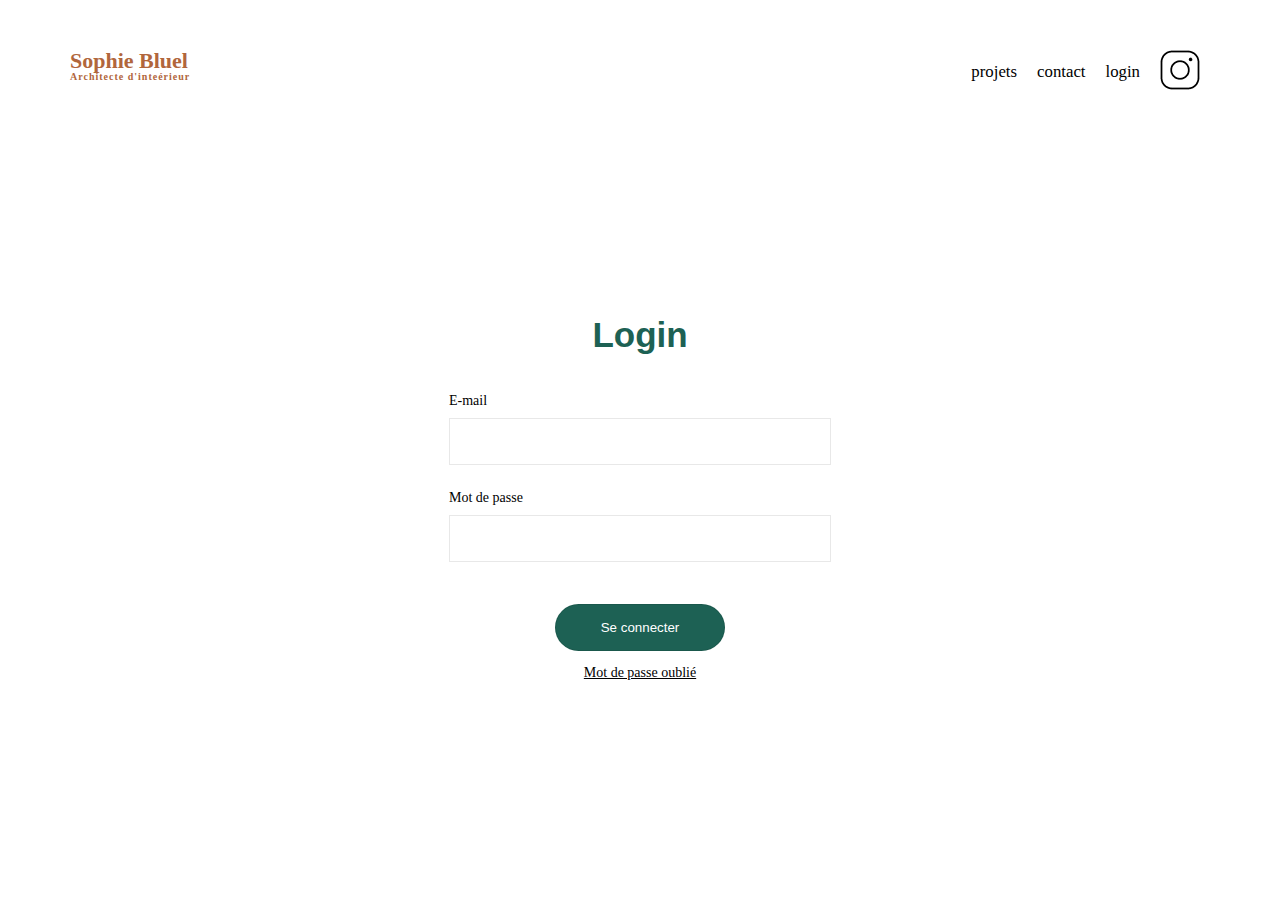
<file: Portfolio-architecte-sophie-bluel/FrontEnd/login.html>
<!DOCTYPE html>
<html>
  <head>
    <meta charset="UTF-8" />
    <title>login</title>
    <link rel="stylesheet" href="assets/login.css" />
    <link rel="stylesheet" href="assets/style.css" />
    <script src="assets/login.css" type="module"></script>
  </head>
  <body>
    <header>
      <h1>Sophie Bluel <span>Architecte d'inteérieur</span></h1>
      <nav>
        <ul>
          <li>projets</li>
          <li>contact</li>
          <li><a href="index.html">login</a></li>
          <li><img src="./assets/icons/instagram.png" alt="Instagram" /></li>
        </ul>
      </nav>
    </header>

    <main>
      <form class="container">
        <p class="container_head">Login</p>

        <label for="E-mail">E-mail</label>
        <input class="container_input_email" type="email" placeholder="" />

        <label for="password">Mot de passe</label>
        <input
          class="container_input_password"
          type="password"
          placeholder=""
        />

        <button class="container_button">Se connecter</button>
        <a href="">Mot de passe oublié</a>
        <div class="erreur_login"></div>
      </form>
    </main>
  </body>
</html>
</file>
<file: Portfolio-architecte-sophie-bluel/FrontEnd/assets/login.css>
main {
	position: relative;
	height: 80vh;
	width: 100%;
	display: flex;
	justify-content: center;
	align-items: center;
}

.container {
	position: relative;
	display: flex;
	justify-content: center;
	align-items: center;
	flex-direction: column;
	gap: 10px;
}

.container_head {
	font-family: syne, sans-serif;
	font-weight: 700;
	font-size: 35px;
	margin-bottom: 2rem;
	color: #1D6154;
}

.container_input_email, .container_input_password {
	padding: 15px;
	width: 350px;
	border: 1px solid rgba(0, 0, 0, 0.09);
	outline: none;
	box-shadow:rgba(0, 0, 0, 0.09);
	margin-bottom: 1rem;
}

.container_button {
	margin-top: 1rem;
	padding: 15px;
	width: 170px;
	border: 1px solid rgba(0, 0, 0, 0.09);
	border-radius: 60px;
	background-color: #1D6154;
	color: white;
	outline: none;
	box-shadow:rgba(0, 0, 0, 0.09);
}

main a {
	margin-top: 5px;
	color: black;
}

.container label {
	margin-right: auto;
}

ul a {
	text-decoration: none;
	color: black;
}
</file>
<file: Portfolio-architecte-sophie-bluel/FrontEnd/assets/style.css>
/* http://meyerweb.com/eric/tools/css/reset/
   v2.0 | 20110126
   License: none (public domain)
*/

html, body, div, span, applet, object, iframe,
h1, h2, h3, h4, h5, h6, p, blockquote, pre,
a, abbr, acronym, address, big, cite, code,
del, dfn, em, img, ins, kbd, q, s, samp,
small, strike, strong, sub, sup, tt, var,
b, u, i, center,
dl, dt, dd, ol, ul, li,
fieldset, form, label, legend,
table, caption, tbody, tfoot, thead, tr, th, td,
article, aside, canvas, details, embed,
figure, figcaption, footer, header, hgroup,
menu, nav, output, ruby, section, summary,
time, mark, audio, video {
	margin: 0;
	padding: 0;
	border: 0;
	font-size: 100%;
	font: inherit;
	vertical-align: baseline;
}
/* HTML5 display-role reset for older browsers */
article, aside, details, figcaption, figure,
footer, header, hgroup, menu, nav, section {
	display: block;
}
body {
	line-height: 1;
}
ol, ul {
	list-style: none;
}
blockquote, q {
	quotes: none;
}
blockquote:before, blockquote:after,
q:before, q:after {
	content: '';
	content: none;
}
table {
	border-collapse: collapse;
	border-spacing: 0;
}
/** end reset css**/
body {
	max-width: 1140px;
	margin:auto;
	font-family: 'Work Sans' ;
	font-size: 14px;
}
header {
	display: flex;
	justify-content: space-between;
	margin: 50px 0
}
section {
	margin: 50px 0
}

h1{
	display: flex;
	flex-direction: column;
	font-family: 'Syne';
	font-size: 22px;
	font-weight: 800;
	color: #B1663C
}

h1 > span {
	font-family: 'Work Sans';
	font-size:10px;
	letter-spacing: 0.1em;
;
}

h2{
	font-family: 'Syne';
	font-weight: 700;
	font-size: 30px;
	color: #1D6154
}
nav ul {
	display: flex;
	align-items: center;
	list-style-type: none;

}
nav li {
	padding: 0 10px;
	font-size: 1.2em;
}

li:hover {
	color: #B1663C;
}
#introduction {
	display: flex;
	align-items: center;
}
#introduction figure {
	flex: 1
}
#introduction img {
	display: block;
	margin: auto;
	width: 80%;
}

#introduction article {
	flex: 1
}
#introduction h2 {
	margin-bottom: 1em;
}

#introduction p {
	margin-bottom: 0.5em;
}
#portfolio h2 {
	text-align: center;
	margin-bottom: 1em;
}
.gallery {
	width: 100%;
	display: grid;
	grid-template-columns: 1fr 1fr 1fr;
	grid-column-gap: 20px;
	grid-row-gap: 20px;
}

.gallery img {
	width: 100%;

}
#contact {
	width: 50%;
margin: auto;
}
#contact > * {
	text-align: center;

}
#contact h2{
	margin-bottom: 20px;
}
#contact form {
	text-align: left;
	margin-top:30px;
	display: flex;
	flex-direction: column;
}

#contact input {
	height: 50px;
	font-size: 1.2em;
	border: none;
	box-shadow: 0px 4px 14px rgba(0, 0, 0, 0.09);
}
#contact label {
	margin: 2em 0 1em 0;
}
#contact textarea {
	border: none;
	box-shadow: 0px 4px 14px rgba(0, 0, 0, 0.09);
}

input[type="submit"]{
	font-family: 'Syne';
	font-weight: 700;
	color: white;
	background-color: #1D6154;
	margin : 2em auto ;
	width: 180px;
	text-align: center;
	border-radius: 60px ;
}

footer nav ul {
	display: flex;
	justify-content: flex-end;
	margin: 2em
}

.lien_login {
	text-decoration: none;
	color: black;
}

h2 a {
	text-decoration: none;
	color: black;
	font-size: 18px;
	margin-left: 2rem;
}

.filtres li {
	border: 1px solid rgba(29, 97, 84, 1);
}
</file>
